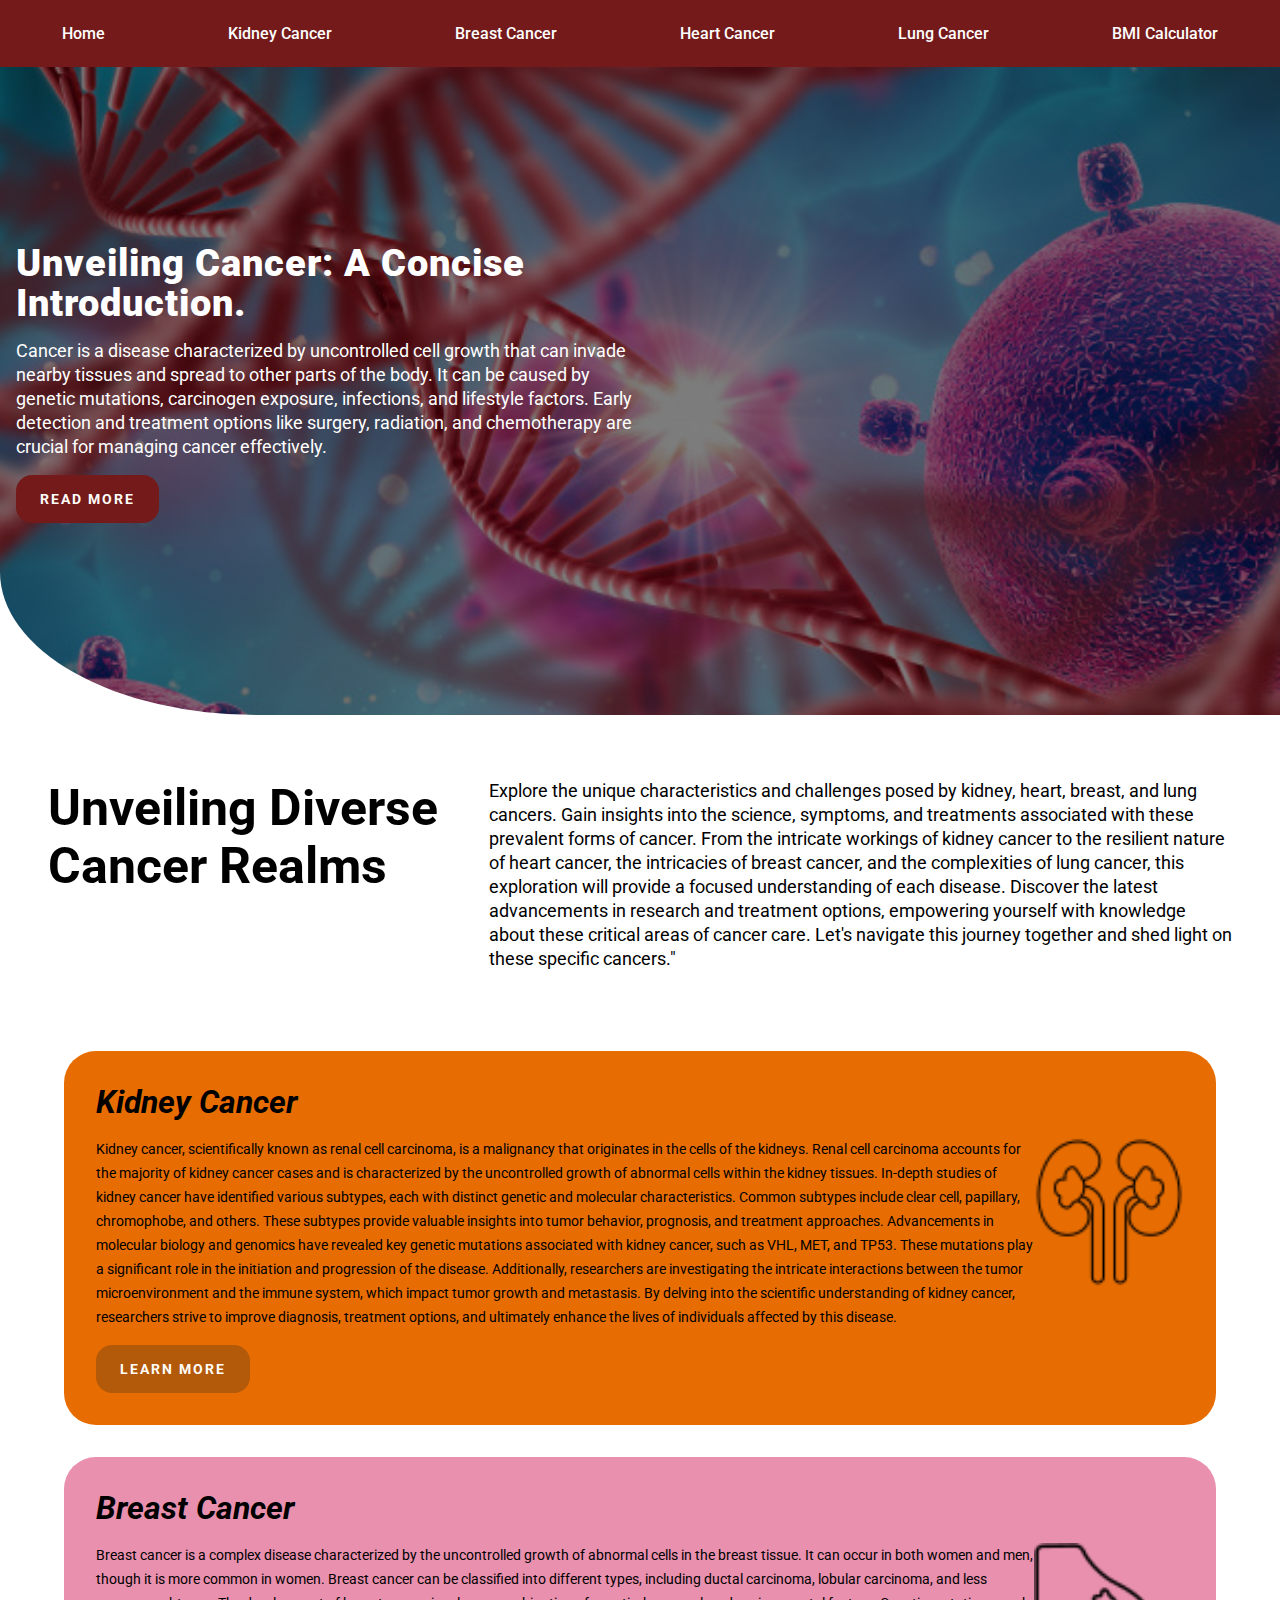
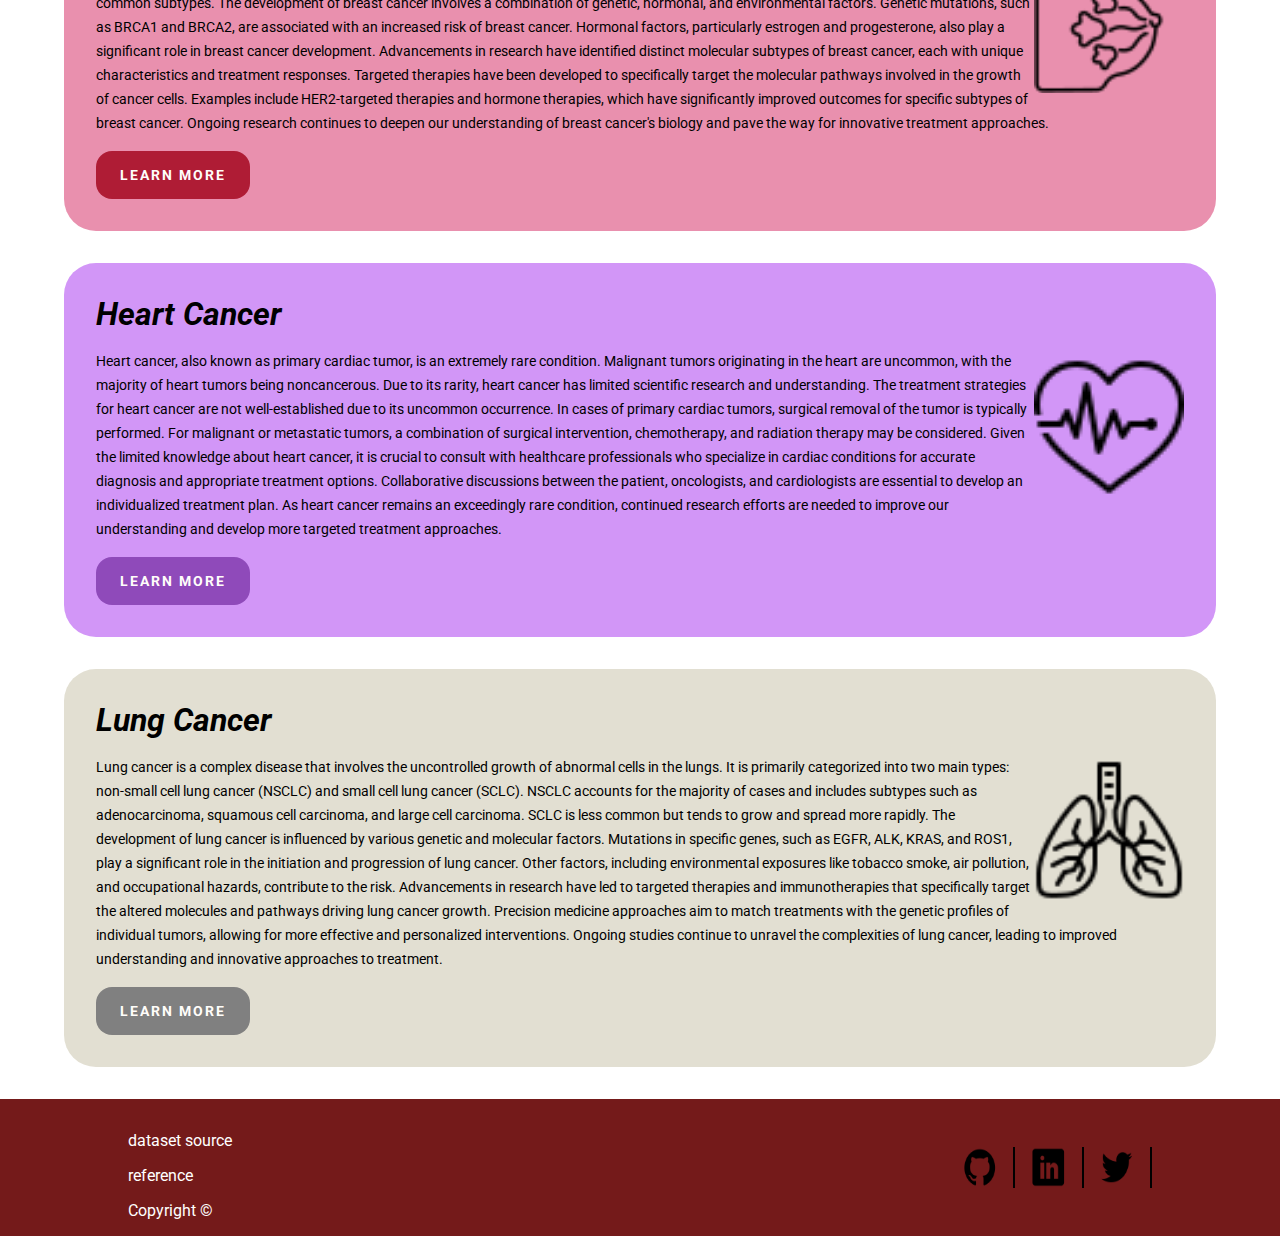
<file: WEB PROJECT/index.html>
<!DOCTYPE html>
<html lang="en">
<head>
    <meta charset="UTF-8">
    <meta http-equiv="X-UA-Compatible" content="IE=edge">
    <meta name="viewport" content="width=device-width, initial-scale=1.0">
    <title>Home Page</title>
    <link rel="icon" href="assets/images/favicon-32x32.png" >
    <link rel="stylesheet" href="style.css">
</head>
<body>
    <header>

        <div id="open" class="icon-container">
            <img alt="open-menu" src="./images/icon-menu.svg">
        </div>
        <nav id="navbar">
            <div class="menu">
                <div class="image-close-container">
                    <img id="close" src="./images/icon-menu-close.svg" alt="close">
                </div>
                <ul class="menu-list">
                    <li class="menu-list-item"><a href="./index.html">Home</a></li>
                    <li class="menu-list-item"><a href="./kidneycancer.html">Kidney cancer</a></li>
                    <li class="menu-list-item"><a href="./breastcancer.html">Breast cancer</a></li>
                    <li class="menu-list-item"><a href="./heartcancer.html">Heart cancer</a></li>
                    <li class="menu-list-item"><a href="./lungcancer.html">Lung cancer</a></li>
                    <li class="menu-list-item"><a href="./bmi.html">BMI Calculator</a></li>
                </ul>
            </div>
        </nav>

        <div class="top-container">
            <h1 class="top-title">
                Unveiling Cancer: A Concise Introduction.
            </h1>
            <div class="top-content">
                <p>
                    Cancer is a disease characterized by uncontrolled cell growth that can invade nearby 
                    tissues and spread to other parts of the body. It can be caused by genetic mutations, 
                    carcinogen exposure, infections, and lifestyle factors. Early detection and treatment 
                    options like surgery, radiation, and chemotherapy are crucial for managing cancer effectively.
                </p>
                <a href="https://www.cancer.org/cancer/understanding-cancer/history-of-cancer.html">READ MORE</a>
            </div>
        </div>
    </header>

        <div class="intro">
            <div class="history">
                <h1>Unveiling Diverse Cancer Realms</h1>
            </div>
            <div class="history-text">
                <p>
                    Explore the unique characteristics and challenges posed by kidney, heart, breast, and lung cancers. 
                    Gain insights into the science, symptoms, and treatments associated with these prevalent forms of cancer. 
                    From the intricate workings of kidney cancer to the resilient nature of heart cancer, the intricacies of breast cancer, and the complexities of lung cancer, this exploration will provide a focused understanding of each disease. Discover the latest advancements in research and treatment options, empowering yourself with knowledge about these critical areas of cancer care. Let's navigate this journey together and shed light on these specific cancers."
                </p>
            </div>
        </div>

    <!--Kidney container start -->
    <main>
        <div class="cell-summary">
            <section class="cell" id="kidney-cell">
                <h1 class="cell-title">Kidney Cancer</h1>
                <div class="cell-container">
                    <div class="cell-image">
                        <img class="ribbon1" src="./images/icons8-kidney-68 (1).png" alt="">
                    </div>
                    <div class="cell-documentation">
                        <p>
                            Kidney cancer, scientifically known as renal cell carcinoma, is a malignancy that 
                            originates in the cells of the kidneys. Renal cell carcinoma accounts for the majority of 
                            kidney cancer cases and is characterized by the uncontrolled growth of abnormal cells within 
                            the kidney tissues. In-depth studies of kidney cancer have identified various subtypes, each 
                            with distinct genetic and molecular characteristics. Common subtypes include clear cell, papillary, 
                            chromophobe, and others. These subtypes provide valuable insights into tumor behavior, prognosis, 
                            and treatment approaches. Advancements in molecular biology and genomics have revealed key genetic 
                            mutations associated with kidney cancer, such as VHL, MET, and TP53. These mutations play a significant 
                            role in the initiation and progression of the disease. Additionally, researchers are investigating the 
                            intricate interactions between the tumor microenvironment and the immune system, which impact tumor growth 
                            and metastasis. By delving into the scientific understanding of kidney cancer, researchers strive to improve 
                            diagnosis, treatment options, and ultimately enhance the lives of individuals affected by this disease.
                        </p>
                    </div>
                    <div class="kidney-link">
                        <a href="./kidneycancer.html"> LEARN MORE</a>
                    </div>
                </div>
            </section>
        <!-- Kidney container stop -->

         <!-- Breast container start -->
            <section class="cell" id="breast-cell">
                <h1 class="cell-title">Breast Cancer</h1>
                <div class="cell-container">
                    <div class="cell-image">
                        <img class="ribbon1" src="./images/icons8-breast-64.png" alt="">
                    </div>
                    <div class="cell-documentation">
                        <p>
                            Breast cancer is a complex disease characterized by the uncontrolled growth of abnormal cells in the breast 
                            tissue. It can occur in both women and men, though it is more common in women. Breast cancer can be classified 
                            into different types, including ductal carcinoma, lobular carcinoma, and less common subtypes. The development 
                            of breast cancer involves a combination of genetic, hormonal, and environmental factors. Genetic mutations, 
                            such as BRCA1 and BRCA2, are associated with an increased risk of breast cancer. Hormonal factors, particularly 
                            estrogen and progesterone, also play a significant role in breast cancer development. Advancements in research 
                            have identified distinct molecular subtypes of breast cancer, each with unique characteristics and treatment responses. 
                            Targeted therapies have been developed to specifically target the molecular pathways involved in the growth of cancer 
                            cells. Examples include HER2-targeted therapies and hormone therapies, which have significantly improved outcomes for 
                            specific subtypes of breast cancer. Ongoing research continues to deepen our understanding of breast cancer's biology 
                            and pave the way for innovative treatment approaches.
                        </p>
                    </div>
                    <div class="breast-link">
                        <a href="./breastcancer.html"> LEARN MORE</a>
                    </div>
                </div>
            </section>
        </div>
        <!-- Breast container stop -->

         <!-- Heart container start -->
        <div class="cell-summary">
            <section class="cell" id="heart-cell">
                <h1 class="cell-title">Heart Cancer</h1>
                <div class="cell-container">
                    <div class="cell-image">
                        <img class="ribbon1" src="./images/icons8-heartbeat-50.png" alt="">
                    </div>
                    <div class="cell-documentation">
                        <p>
                            Heart cancer, also known as primary cardiac tumor, is an extremely rare condition. Malignant tumors 
                            originating in the heart are uncommon, with the majority of heart tumors being noncancerous. Due to 
                            its rarity, heart cancer has limited scientific research and understanding. The treatment strategies 
                            for heart cancer are not well-established due to its uncommon occurrence. In cases of primary cardiac 
                            tumors, surgical removal of the tumor is typically performed. For malignant or metastatic tumors, a 
                            combination of surgical intervention, chemotherapy, and radiation therapy may be considered. Given the 
                            limited knowledge about heart cancer, it is crucial to consult with healthcare professionals who 
                            specialize in cardiac conditions for accurate diagnosis and appropriate treatment options. 
                            Collaborative discussions between the patient, oncologists, and cardiologists are essential to develop 
                            an individualized treatment plan. As heart cancer remains an exceedingly rare condition, continued 
                            research efforts are needed to improve our understanding and develop more targeted treatment approaches.
                        </p>
                    </div>
                    <div class="heart-link">
                        <a href="./heartcancer.html"> LEARN MORE</a>
                    </div>
                </div>
            </section>
        <!-- Heart container stop -->

        <!-- Lung container start -->
            <section class="cell" id="lung-cell">
                <h1 class="cell-title">Lung Cancer</h1>
                <div class="cell-container">
                    <div class="cell-image">
                        <img class="ribbon1" src="./images/icons8-lung-64.png" alt="">
                    </div>
                    <div class="cell-documentation">
                        <p>
                            Lung cancer is a complex disease that involves the uncontrolled growth of abnormal cells in the lungs. 
                            It is primarily categorized into two main types: non-small cell lung cancer (NSCLC) and small cell 
                            lung cancer (SCLC). NSCLC accounts for the majority of cases and includes subtypes such as adenocarcinoma, 
                            squamous cell carcinoma, and large cell carcinoma. SCLC is less common but tends to grow and spread more 
                            rapidly. The development of lung cancer is influenced by various genetic and molecular factors. Mutations 
                            in specific genes, such as EGFR, ALK, KRAS, and ROS1, play a significant role in the initiation and progression 
                            of lung cancer. Other factors, including environmental exposures like tobacco smoke, air pollution, and occupational 
                            hazards, contribute to the risk. Advancements in research have led to targeted therapies and immunotherapies that 
                            specifically target the altered molecules and pathways driving lung cancer growth. Precision medicine approaches 
                            aim to match treatments with the genetic profiles of individual tumors, allowing for more effective and 
                            personalized interventions. Ongoing studies continue to unravel the complexities of lung cancer, leading to 
                            improved understanding and innovative approaches to treatment.

                        </p>
                    </div>
                    <div class="lung-link">
                        <a href="./lungcancer.html"> LEARN MORE</a>
                    </div>
                </div>
            </section>
        </div>
        <!-- Lung container stop -->


        <!-- Footer starts -->
        <footer>
            <ul class="footer-list">
                <li class="footer-list-item"><a href="#">dataset source</a></li>
                <li class="footer-list-item"><a href="#">reference</a></li>
                <li class="footer-list-item"><a href="#">Copyright &copy;</a></li>
            </ul>
            <div class="footer-image">
                <a href="https://github.com/Bolutifee"><img src="./images/github-icon.png" alt=""></a>
                <a href="https://www.linkedin.com/in/idowu-bolutife-14a827254"><img src="./images/linkedin-square-icon.png" alt=""></a>
                <a href="https://twitter.com/thegodlychild?t=OJ7hBy6EZRZqWyIvghOj5Q&s=08"><img src="./images/twitter-icon.png" alt=""></a>
            </div>
        </footer>
        <!-- Footer stops -->

        
    </main>

    <script>
        let open = document.getElementById('open');
        let close = document.getElementById('close');
        let navbar = document.getElementById('navbar');

        open.addEventListener('click', function() {
            navbar.classList.add('show');
        });

        close.addEventListener('click', function() {
            navbar.classList.remove('show');
        });

    </script>
</body>
</html>
</file>
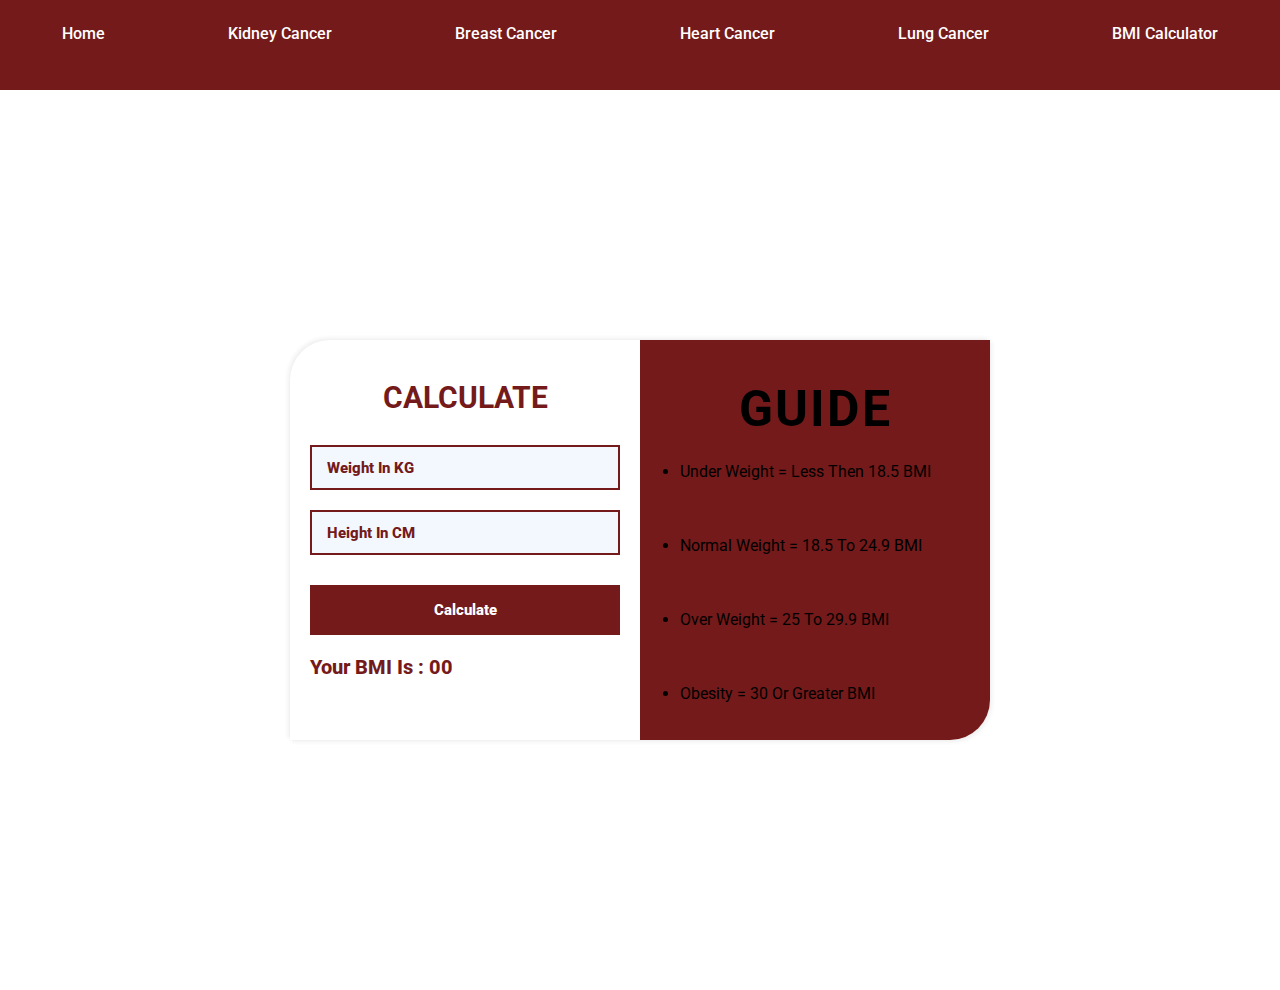
<file: WEB PROJECT/bmi.html>
<!DOCTYPE html>
<html lang="en">
<head>
    <meta charset="UTF-8">
    <meta name="viewport" content="width=device-width, initial-scale=1.0">
    <title>BMI Calculator</title>
    <link rel="stylesheet" href="./style.css">
</head>
<body>

    <div id="open" class="icon-container">
        <img alt="open-menu" src="./images/icon-menu.svg">
    </div>
    <nav id="navbar">
        <div class="menu">
            <div class="image-close-container">
                <img id="close" src="./images/icon-menu-close.svg" alt="close">
            </div>
            <ul class="menu-list">
                <li class="menu-list-item"><a href="./index.html">Home</a></li>
                <li class="menu-list-item"><a href="./kidneycancer.html">Kidney cancer</a></li>
                <li class="menu-list-item"><a href="./breastcancer.html">Breast cancer</a></li>
                <li class="menu-list-item"><a href="./heartcancer.html">Heart cancer</a></li>
                <li class="menu-list-item"><a href="./lungcancer.html">Lung cancer</a></li>
                <li class="menu-list-item"><a href="./bmi.html">BMI Calculator</a></li>
            </ul>
        </div>
    </nav>

    <div class="bmi-body">
    <div id="container">
        <div id="calculator">
            <h2>CALCULATE</h2>
            <input type="text" name="bmi" id="weight" placeholder="Weight In KG">
            <input type="text" name="bmi" id="height" placeholder="Height In CM">
            <input type="submit" value="Calculate" id="calculate">
            <div id="yourBMI">Your BMI Is : <span>00</span></div>
        </div>
        <div id="guide">
            <h2>GUIDE</h2>
            <ul>
                <li>Under Weight = Less Then 18.5 BMI</li>
                <li>Normal Weight = 18.5 To 24.9 BMI</li>
                <li>Over Weight = 25 To 29.9 BMI</li>
                <li>Obesity = 30 Or Greater BMI</li>
            </ul>
        </div>
    </div>
    <script>
        const height = document.querySelector("#height");
    const weight = document.querySelector("#weight");
    const calculate = document.querySelector("#calculate");
    const yourBMI = document.querySelector("#yourBMI");

    calculate.addEventListener("click" , ()=>{
    //BMI = Body Mass Index
    //m = Mass Means Weight (KG)
    //h = Height (CM)
    //Formula = B = m/h²
    
    
    if(height.value != "" && weight.value != ""){
        let bmiValue = weight.value / (height.value * height.value) * 10000;
        yourBMI.innerHTML = `Your BMI Is : <span> ${bmiValue.toFixed(2)} </span>`
    }
    else
        {
            yourBMI.innerHTML = `Please Enter Correct Value`;
        }
});

    let open = document.getElementById('open');
        let close = document.getElementById('close');
        let navbar = document.getElementById('navbar');

        open.addEventListener('click', function() {
            navbar.classList.add('show');
        });

        close.addEventListener('click', function() {
            navbar.classList.remove('show');
        });

    </script>
    </div>
</body>
</html>
</file>
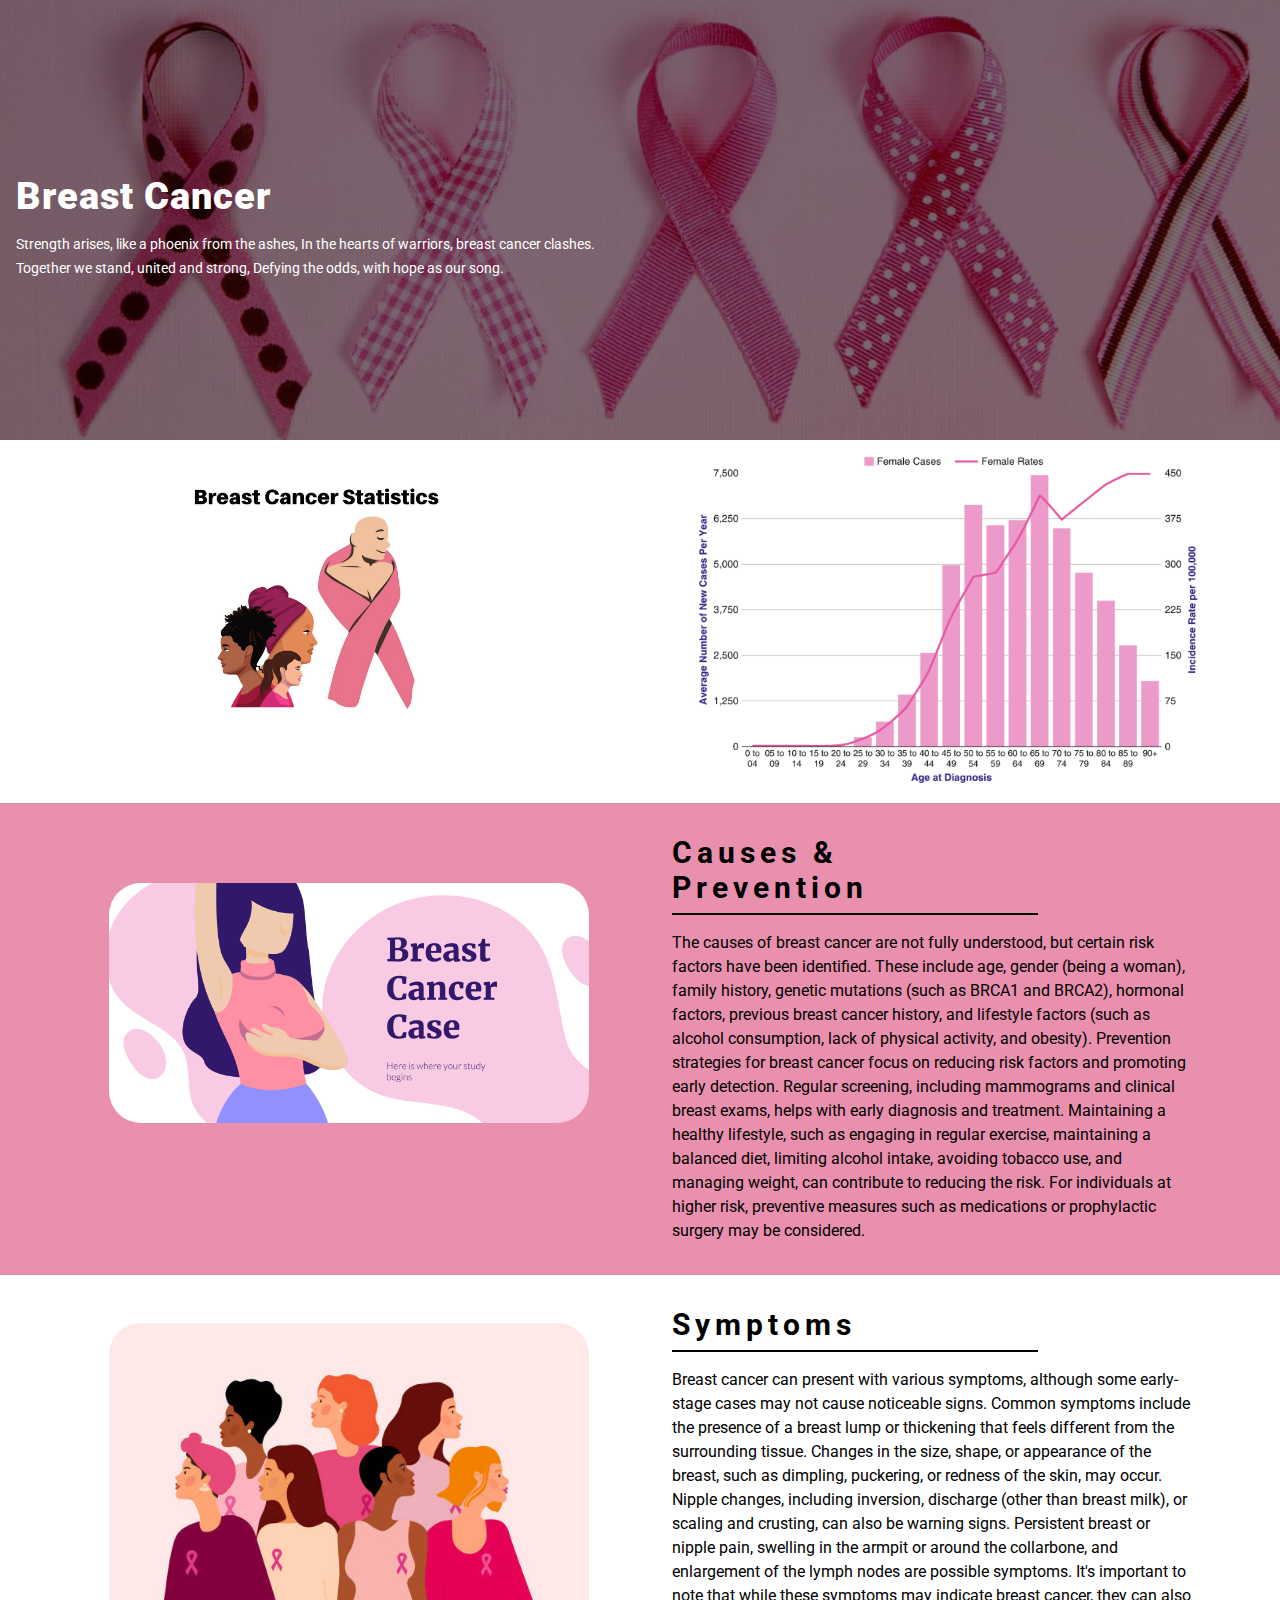
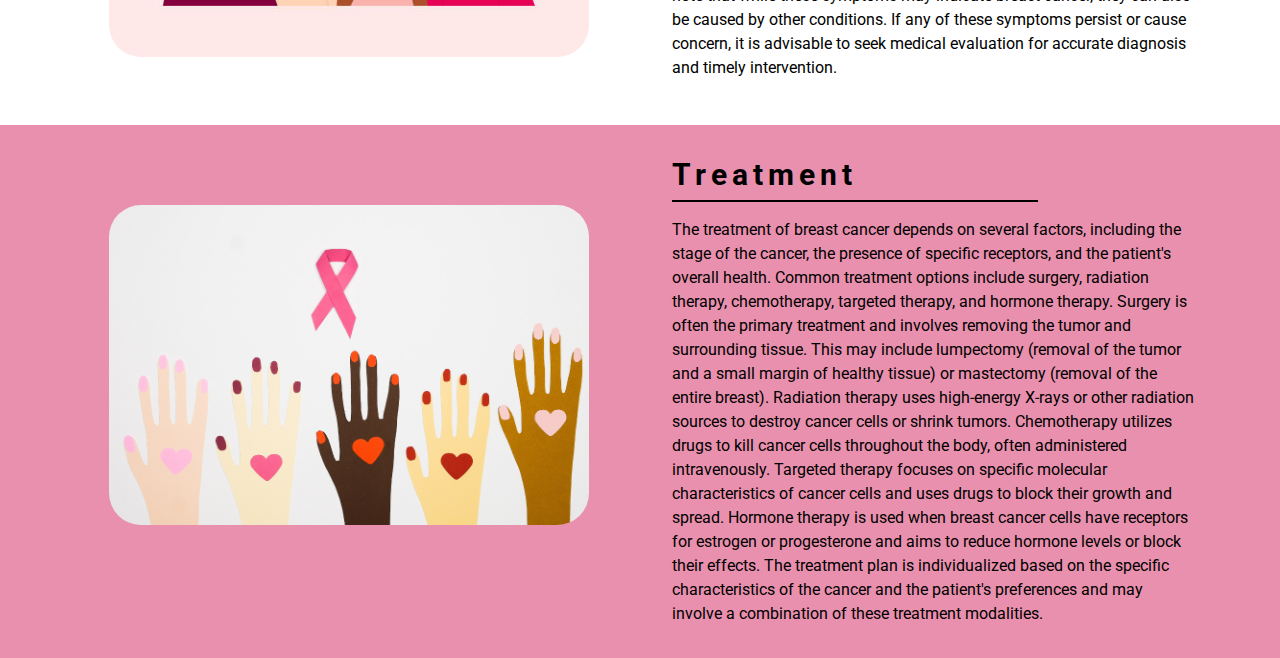
<file: WEB PROJECT/breastcancer.html>
<!DOCTYPE html>
<html lang="en">
<head>
    <meta charset="UTF-8">
    <meta name="viewport" content="width=device-width, initial-scale=1.0">
    <link rel="stylesheet" href="style.css">
    <title>Breast cancer</title>
</head>
<body>
    <div class="cancer-body">

        <div class="focus-container" id="breast">
            <h1 class="focus-title">
                Breast Cancer
            </h1>
            <div class="focus-content">
                <p>
                    Strength arises, like a phoenix from the ashes, In the hearts of warriors, breast cancer clashes. 
                    Together we stand, united and strong, Defying the odds, with hope as our song.
                </p>
            </div>
        </div>

        <div class="statistics-container">
            <div class="statistics-image">
                <img src="./images/Breast-Cancer-statistics.webp" alt="">
            </div>
            <div class="statistics-image">
                <img src="./images/Breast-Cancer-Statistics.png" alt="">
            </div>
        </div>

        <div class="prevention-container" id="breast-cell">
            <div class="prevention-image">
                <img src="./images/breast-cancer-png-800x400.png" alt="">
            </div>
            <div class="prevention-body">
                <h2>Causes & Prevention</h2>
                <p>
                    The causes of breast cancer are not fully understood, but certain risk factors have been identified. 
                    These include age, gender (being a woman), family history, genetic mutations (such as BRCA1 and BRCA2), 
                    hormonal factors, previous breast cancer history, and lifestyle factors (such as alcohol consumption, lack 
                    of physical activity, and obesity). Prevention strategies for breast cancer focus on reducing risk factors 
                    and promoting early detection. Regular screening, including mammograms and clinical breast exams, helps with 
                    early diagnosis and treatment. Maintaining a healthy lifestyle, such as engaging in regular exercise, maintaining 
                    a balanced diet, limiting alcohol intake, avoiding tobacco use, and managing weight, can contribute to reducing the 
                    risk. For individuals at higher risk, preventive measures such as medications or prophylactic surgery may be considered.
                </p>
            </div>
        </div>

        <div class="symptoms-container">
            <div class="symptoms-image">
                <img src="./images/istockphoto-1383621084-612x612.jpg" alt="">
            </div>
            <div class="symptoms-body">
                <h2>Symptoms</h2>
                <p>
                    Breast cancer can present with various symptoms, although some early-stage cases may not 
                    cause noticeable signs. Common symptoms include the presence of a breast lump or thickening 
                    that feels different from the surrounding tissue. Changes in the size, shape, or appearance 
                    of the breast, such as dimpling, puckering, or redness of the skin, may occur. Nipple changes, 
                    including inversion, discharge (other than breast milk), or scaling and crusting, can also be 
                    warning signs. Persistent breast or nipple pain, swelling in the armpit or around the collarbone, 
                    and enlargement of the lymph nodes are possible symptoms. It's important to note that while these 
                    symptoms may indicate breast cancer, they can also be caused by other conditions. If any of these 
                    symptoms persist or cause concern, it is advisable to seek medical evaluation for accurate diagnosis 
                    and timely intervention.
                </p>
            </div>
        </div>

        <div class="treatment-container" id="breast-cell">
            <div class="treatment-image">
                <img src="./images/Untitled-design-14.png" alt="" style="margin-top: 2rem;">
            </div>
            <div class="treatment-body">
                <h2>Treatment</h2>
                <p>
                    The treatment of breast cancer depends on several factors, including the stage of the cancer, the 
                    presence of specific receptors, and the patient's overall health. Common treatment options include 
                    surgery, radiation therapy, chemotherapy, targeted therapy, and hormone therapy. Surgery is often 
                    the primary treatment and involves removing the tumor and surrounding tissue. This may include 
                    lumpectomy (removal of the tumor and a small margin of healthy tissue) or mastectomy (removal of the entire breast). 
                    Radiation therapy uses high-energy X-rays or other radiation sources to destroy cancer cells or shrink tumors. 
                    Chemotherapy utilizes drugs to kill cancer cells throughout the body, often administered intravenously. 
                    Targeted therapy focuses on specific molecular characteristics of cancer cells and uses drugs to block their 
                    growth and spread. Hormone therapy is used when breast cancer cells have receptors for estrogen or progesterone 
                    and aims to reduce hormone levels or block their effects. The treatment plan is individualized based on the specific 
                    characteristics of the cancer and the patient's preferences and may involve a combination of these treatment modalities.
                </p>
            </div>
        </div>

    </div>

    <!-- Footer starts -->
    <!-- <footer>
        <ul class="footer-list">
            <li class="footer-list-item"><a href="#">dataset source</a></li>
            <li class="footer-list-item"><a href="#">reference</a></li>
            <li class="footer-list-item"><a href="#">Copyright &copy;</a></li>
        </ul>
        <div class="footer-image">
            <a href="https://github.com/Bolutifee"><img src="./images/github-icon.png" alt=""></a>
            <a href="https://www.linkedin.com/in/idowu-bolutife-14a827254"><img src="./images/linkedin-square-icon.png" alt=""></a>
            <a href="https://twitter.com/thegodlychild?t=OJ7hBy6EZRZqWyIvghOj5Q&s=08"><img src="./images/twitter-icon.png" alt=""></a>
        </div>
    </footer> -->
    <!-- Footer stops -->

    
</body>
</html>
</file>
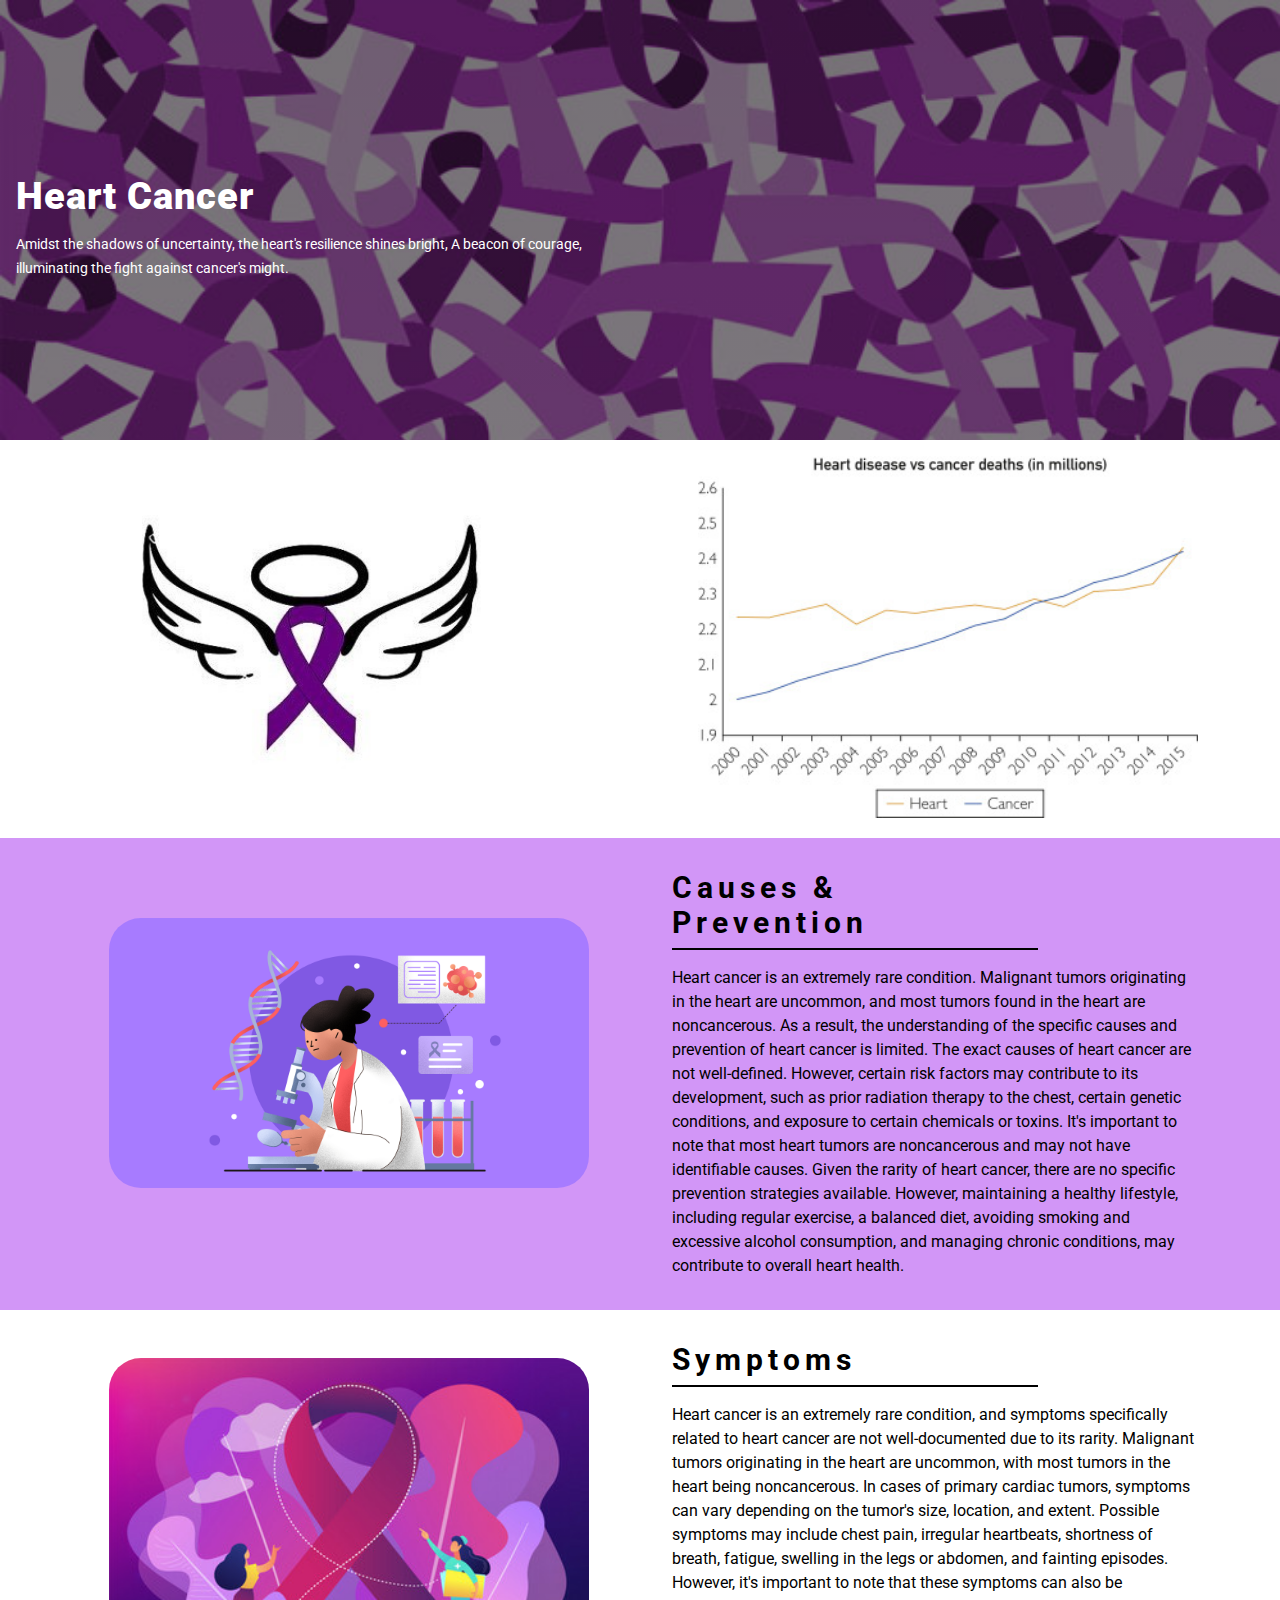
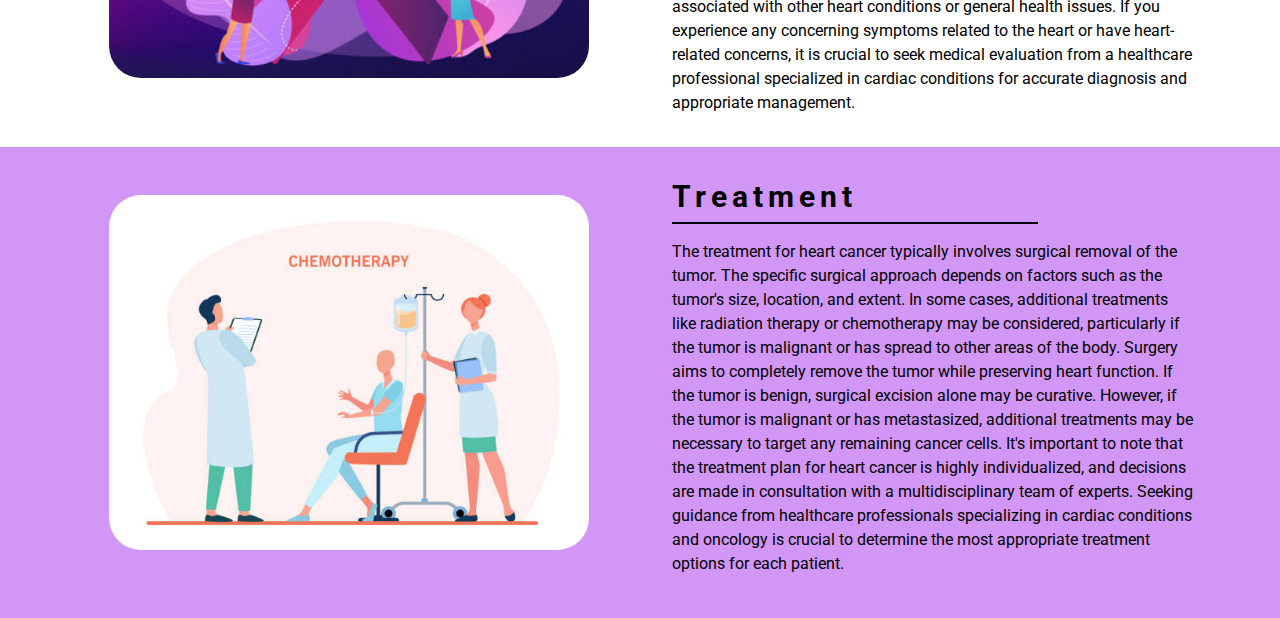
<file: WEB PROJECT/heartcancer.html>
<!DOCTYPE html>
<html lang="en">
<head>
    <meta charset="UTF-8">
    <meta name="viewport" content="width=device-width, initial-scale=1.0">
    <link rel="stylesheet" href="style.css">
    <title>Heart cancer</title>
</head>
<body>
    <div class="cancer-body">

        <div class="focus-container" id="heart">
            <h1 class="focus-title">
                Heart Cancer
            </h1>
            <div class="focus-content">
                <p>
                    Amidst the shadows of uncertainty, the heart's resilience shines bright, 
                    A beacon of courage, illuminating the fight against cancer's might.
                </p>
            </div>
        </div>
        
        <div class="statistics-container">
            <div class="statistics-image">
                <img src="./images/heart-c.jpg" alt="">
            </div>
            <div class="statistics-image">
                <img src="./images/heart stats.jpg" alt="">
            </div>
        </div>

        <div class="prevention-container" id="heart-cell">
            <div class="prevention-image">
                <img src="./images/cancer-featured.webp" alt="">
            </div>
            <div class="prevention-body">
                <h2>Causes & Prevention</h2>
                <p>
                    Heart cancer is an extremely rare condition. Malignant tumors originating in the heart are uncommon, 
                    and most tumors found in the heart are noncancerous. As a result, the understanding of the specific 
                    causes and prevention of heart cancer is limited. The exact causes of heart cancer are not well-defined. 
                    However, certain risk factors may contribute to its development, such as prior radiation therapy to the 
                    chest, certain genetic conditions, and exposure to certain chemicals or toxins. It's important to note that 
                    most heart tumors are noncancerous and may not have identifiable causes. Given the rarity of heart cancer, 
                    there are no specific prevention strategies available. However, maintaining a healthy lifestyle, including 
                    regular exercise, a balanced diet, avoiding smoking and excessive alcohol consumption, and managing chronic 
                    conditions, may contribute to overall heart health.
                </p>
            </div>
        </div>

        <div class="symptoms-container">
            <div class="symptoms-image">
                <img src="./images/heart-cancer-concept-vector.jpg" alt="">
            </div>
            <div class="symptoms-body">
                <h2>Symptoms</h2>
                <p>
                    Heart cancer is an extremely rare condition, and symptoms specifically related to heart cancer 
                    are not well-documented due to its rarity. Malignant tumors originating in the heart are uncommon, 
                    with most tumors in the heart being noncancerous. In cases of primary cardiac tumors, symptoms can 
                    vary depending on the tumor's size, location, and extent. Possible symptoms may include chest pain, 
                    irregular heartbeats, shortness of breath, fatigue, swelling in the legs or abdomen, and fainting 
                    episodes. However, it's important to note that these symptoms can also be associated with other heart 
                    conditions or general health issues. If you experience any concerning symptoms related to the heart or 
                    have heart-related concerns, it is crucial to seek medical evaluation from a healthcare professional 
                    specialized in cardiac conditions for accurate diagnosis and appropriate management.
                </p>
            </div>
        </div>

        <div class="treatment-container" id="heart-cell">
            <div class="treatment-image">
                <img src="./images/istockphoto-1314812205-612x612.jpg" alt="">
            </div>
            <div class="treatment-body">
                <h2>Treatment</h2>
                <p>
                    The treatment for heart cancer typically involves surgical removal of the tumor. The specific surgical approach 
                    depends on factors such as the tumor's size, location, and extent. In some cases, additional treatments like radiation 
                    therapy or chemotherapy may be considered, particularly if the tumor is malignant or has spread to other areas of the body. 
                    Surgery aims to completely remove the tumor while preserving heart function. If the tumor is benign, surgical excision alone 
                    may be curative. However, if the tumor is malignant or has metastasized, additional treatments may be necessary to target any 
                    remaining cancer cells. It's important to note that the treatment plan for heart cancer is highly individualized, and decisions 
                    are made in consultation with a multidisciplinary team of experts. Seeking guidance from healthcare professionals specializing 
                    in cardiac conditions and oncology is crucial to determine the most appropriate treatment options for each patient.
                </p>
            </div>
        </div>
    </div>

    <!-- Footer starts -->
    <!-- <footer>
        <ul class="footer-list">
            <li class="footer-list-item"><a href="#">dataset source</a></li>
            <li class="footer-list-item"><a href="#">reference</a></li>
            <li class="footer-list-item"><a href="#">Copyright &copy;</a></li>
        </ul>
        <div class="footer-image">
            <a href="https://github.com/Bolutifee"><img src="./images/github-icon.png" alt=""></a>
            <a href="https://www.linkedin.com/in/idowu-bolutife-14a827254"><img src="./images/linkedin-square-icon.png" alt=""></a>
            <a href="https://twitter.com/thegodlychild?t=OJ7hBy6EZRZqWyIvghOj5Q&s=08"><img src="./images/twitter-icon.png" alt=""></a>
        </div>
    </footer> -->
    <!-- Footer stops -->
    
</body>
</html>
</file>
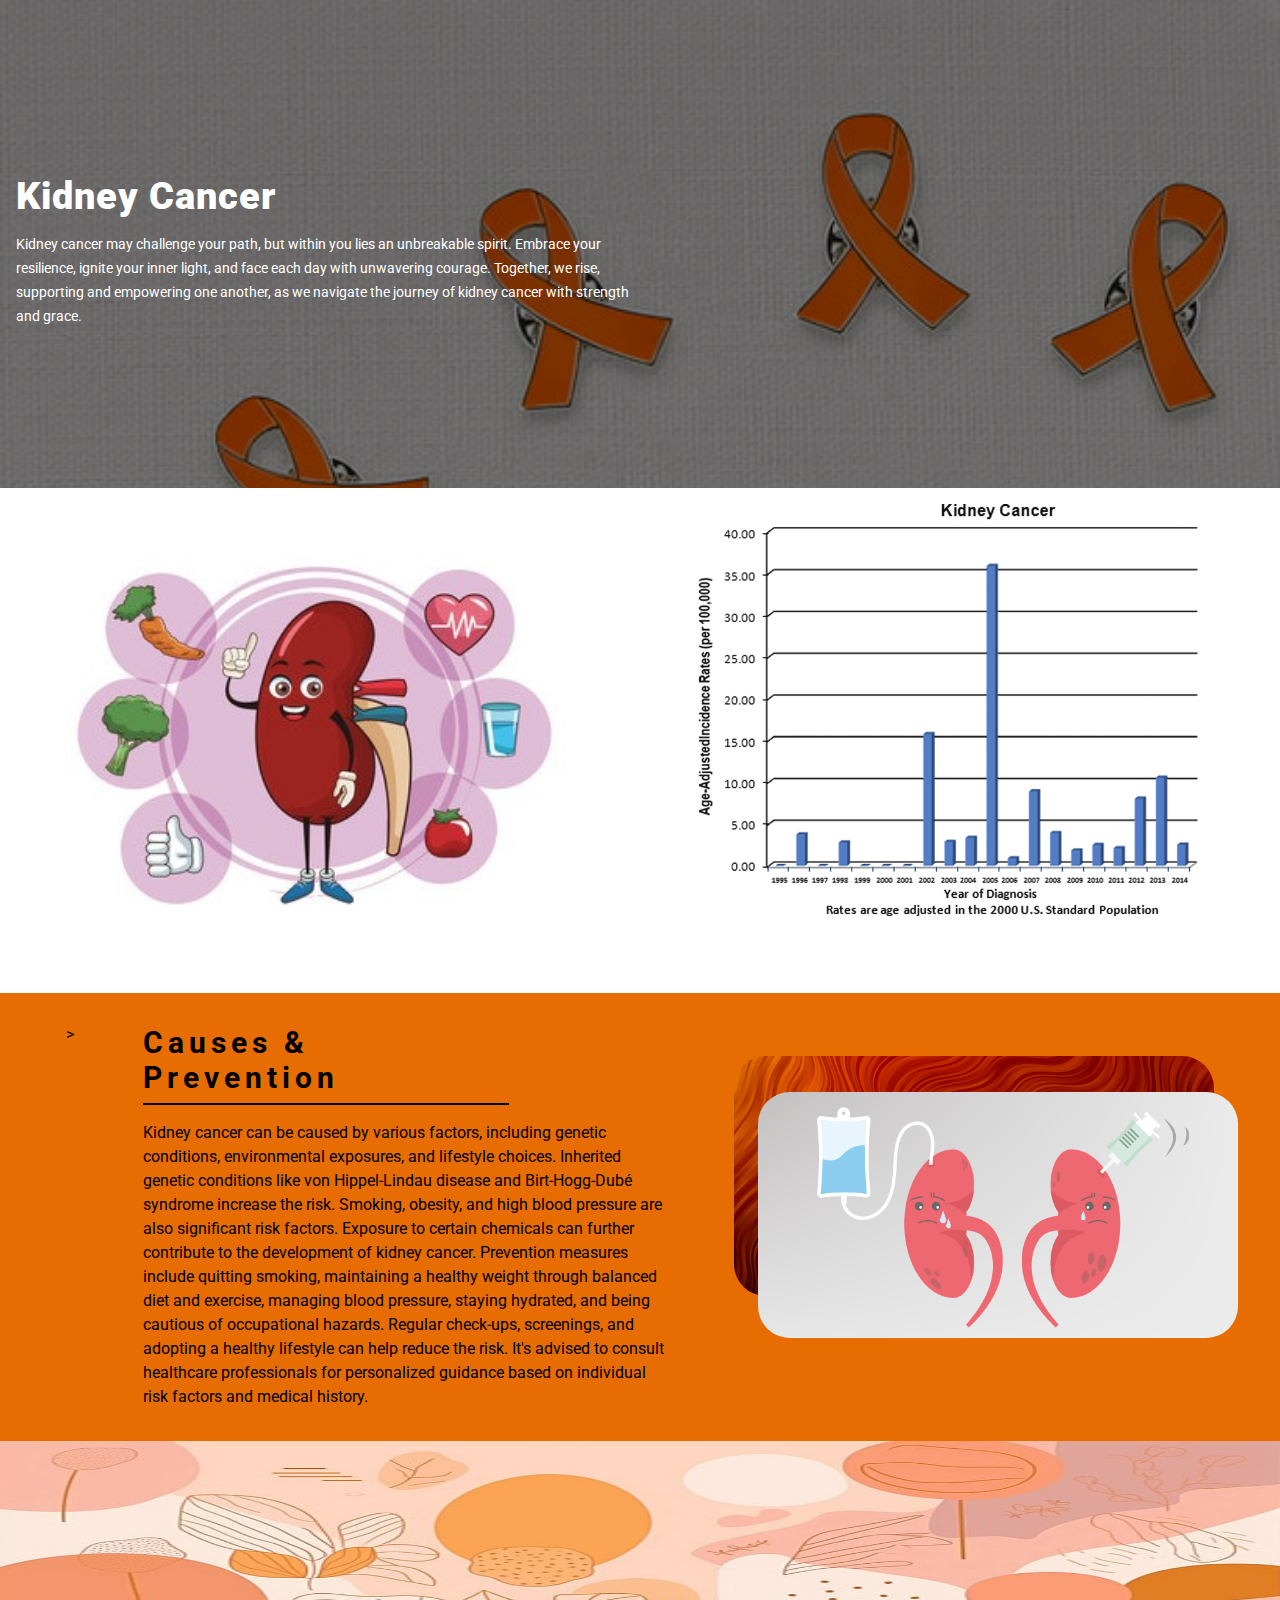
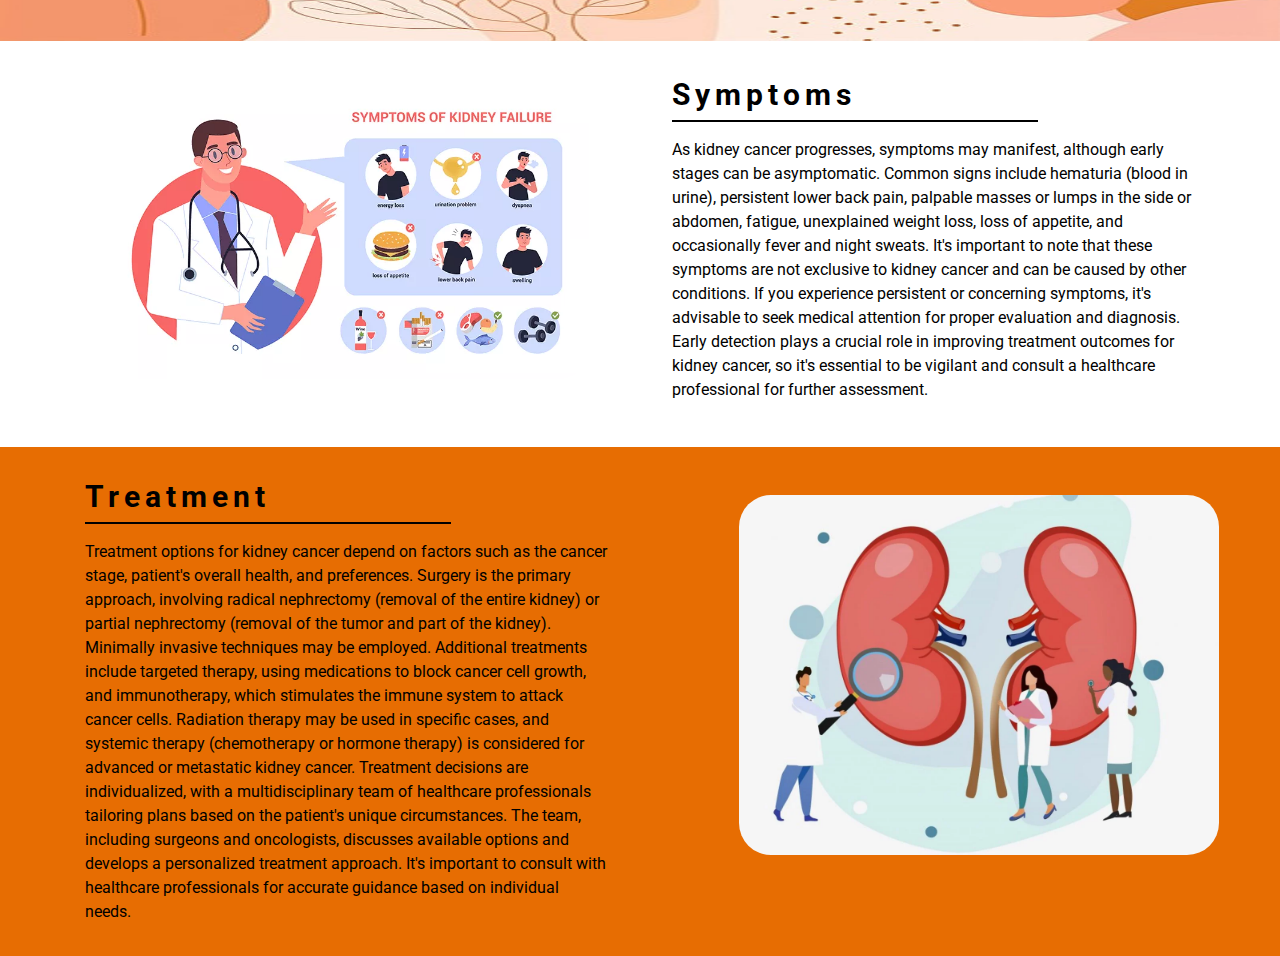
<file: WEB PROJECT/kidneycancer.html>
<!DOCTYPE html>
<html lang="en">
<head>
    <meta charset="UTF-8">
    <meta name="viewport" content="width=device-width, initial-scale=1.0">
    <link rel="stylesheet" href="style.css">
    <title>Kidney cancer</title>
</head>
<body>
    <div class="cancer-body">

        <div class="focus-container" id="kidney">
            <h1 class="focus-title">
                Kidney Cancer
            </h1>
            <div class="focus-content">
                <p>
                    Kidney cancer may challenge your path, but within you lies an unbreakable spirit. 
                    Embrace your resilience, ignite your inner light, and face each day with unwavering 
                    courage. Together, we rise, supporting and empowering one another, as we navigate the 
                    journey of kidney cancer with strength and grace.
                </p>
            </div>
        </div>
        
        <div class="statistics-container">
            <div class="statistics-image">
                <img src="./images/kidney cartoon2.jpg" alt="">
            </div>
            <div class="statistics-image">
                <img src="./images/Kidney-cancer-age-adjusted-incidence-rates.png" alt="">
            </div>
        </div>

        <div class="prevention-container" id="kidney-cell">>
            <div class="prevention-body">
                <h2>Causes & Prevention</h2>
                <p>
                    Kidney cancer can be caused by various factors, including genetic conditions, environmental exposures, 
                    and lifestyle choices. Inherited genetic conditions like von Hippel-Lindau disease and Birt-Hogg-Dubé 
                    syndrome increase the risk. Smoking, obesity, and high blood pressure are also significant risk factors. 
                    Exposure to certain chemicals can further contribute to the development of kidney cancer. Prevention measures 
                    include quitting smoking, maintaining a healthy weight through balanced diet and exercise, managing blood pressure, 
                    staying hydrated, and being cautious of occupational hazards. Regular check-ups, screenings, and adopting a healthy 
                    lifestyle can help reduce the risk. It's advised to consult healthcare professionals for personalized guidance 
                    based on individual risk factors and medical history.
                </p>
            </div>
            <div class="prevention-image">
                <img src="./images/dark-orange-background-with-curved-lines-vector.jpg" alt="" style="margin: 0rem 0rem -15rem 0 ;">
                <div>
                    <img src="./images/Bildschirmfoto-2021.webp" alt="" >
                </div>
            </div>
        </div>

        <div>
            <img src="./images/aesthetic-orange-aesthetic-mural-image_2476145.jpg" alt="" height="200px" width="100%">
        </div>

        <div class="symptoms-container">
            <div class="symptoms-image">
                <img src="./images/Best-Kindey-Cancer-Specialist-in-Pune.webp" alt="" style="margin-top: -0.5rem;">
            </div>
            <div class="symptoms-body">
                <h2>Symptoms</h2>
                <p>
                    As kidney cancer progresses, symptoms may manifest, although early stages can be asymptomatic. Common signs 
                    include hematuria (blood in urine), persistent lower back pain, palpable masses or lumps in the side or abdomen, 
                    fatigue, unexplained weight loss, loss of appetite, and occasionally fever and night sweats. It's important to 
                    note that these symptoms are not exclusive to kidney cancer and can be caused by other conditions. If you experience 
                    persistent or concerning symptoms, it's advisable to seek medical attention for proper evaluation and diagnosis. 
                    Early detection plays a crucial role in improving treatment outcomes for kidney cancer, so it's essential to be vigilant 
                    and consult a healthcare professional for further assessment.
                </p>
            </div>
        </div>

        <div class="treatment-container" id="kidney-cell">
            <div class="treatment-body">
                <h2>Treatment</h2>
                <p>
                    Treatment options for kidney cancer depend on factors such as the cancer stage, patient's overall health, 
                    and preferences. Surgery is the primary approach, involving radical nephrectomy (removal of the entire kidney) 
                    or partial nephrectomy (removal of the tumor and part of the kidney). Minimally invasive techniques may be 
                    employed. Additional treatments include targeted therapy, using medications to block cancer cell growth, and 
                    immunotherapy, which stimulates the immune system to attack cancer cells. Radiation therapy may be used in 
                    specific cases, and systemic therapy (chemotherapy or hormone therapy) is considered for advanced or metastatic 
                    kidney cancer. Treatment decisions are individualized, with a multidisciplinary team of healthcare professionals 
                    tailoring plans based on the patient's unique circumstances. The team, including surgeons and oncologists, 
                    discusses available options and develops a personalized treatment approach. It's important to consult with 
                    healthcare professionals for accurate guidance based on individual needs.
                </p>
            </div>
            <div class="treatment-image">
                <img src="./images/Kidney-Disease-Day-.webp" alt="">
            </div>
        </div>

    </div>

    <!-- Footer starts -->
    <!-- <footer>
        <ul class="footer-list">
            <li class="footer-list-item"><a href="#">dataset source</a></li>
            <li class="footer-list-item"><a href="#">reference</a></li>
            <li class="footer-list-item"><a href="#">Copyright &copy;</a></li>
        </ul>
        <div class="footer-image">
            <a href="https://github.com/Bolutifee"><img src="./images/github-icon.png" alt=""></a>
            <a href="https://www.linkedin.com/in/idowu-bolutife-14a827254"><img src="./images/linkedin-square-icon.png" alt=""></a>
            <a href="https://twitter.com/thegodlychild?t=OJ7hBy6EZRZqWyIvghOj5Q&s=08"><img src="./images/twitter-icon.png" alt=""></a>
        </div>
    </footer> -->
    <!-- Footer stops -->
    
</body>
</html>
</file>
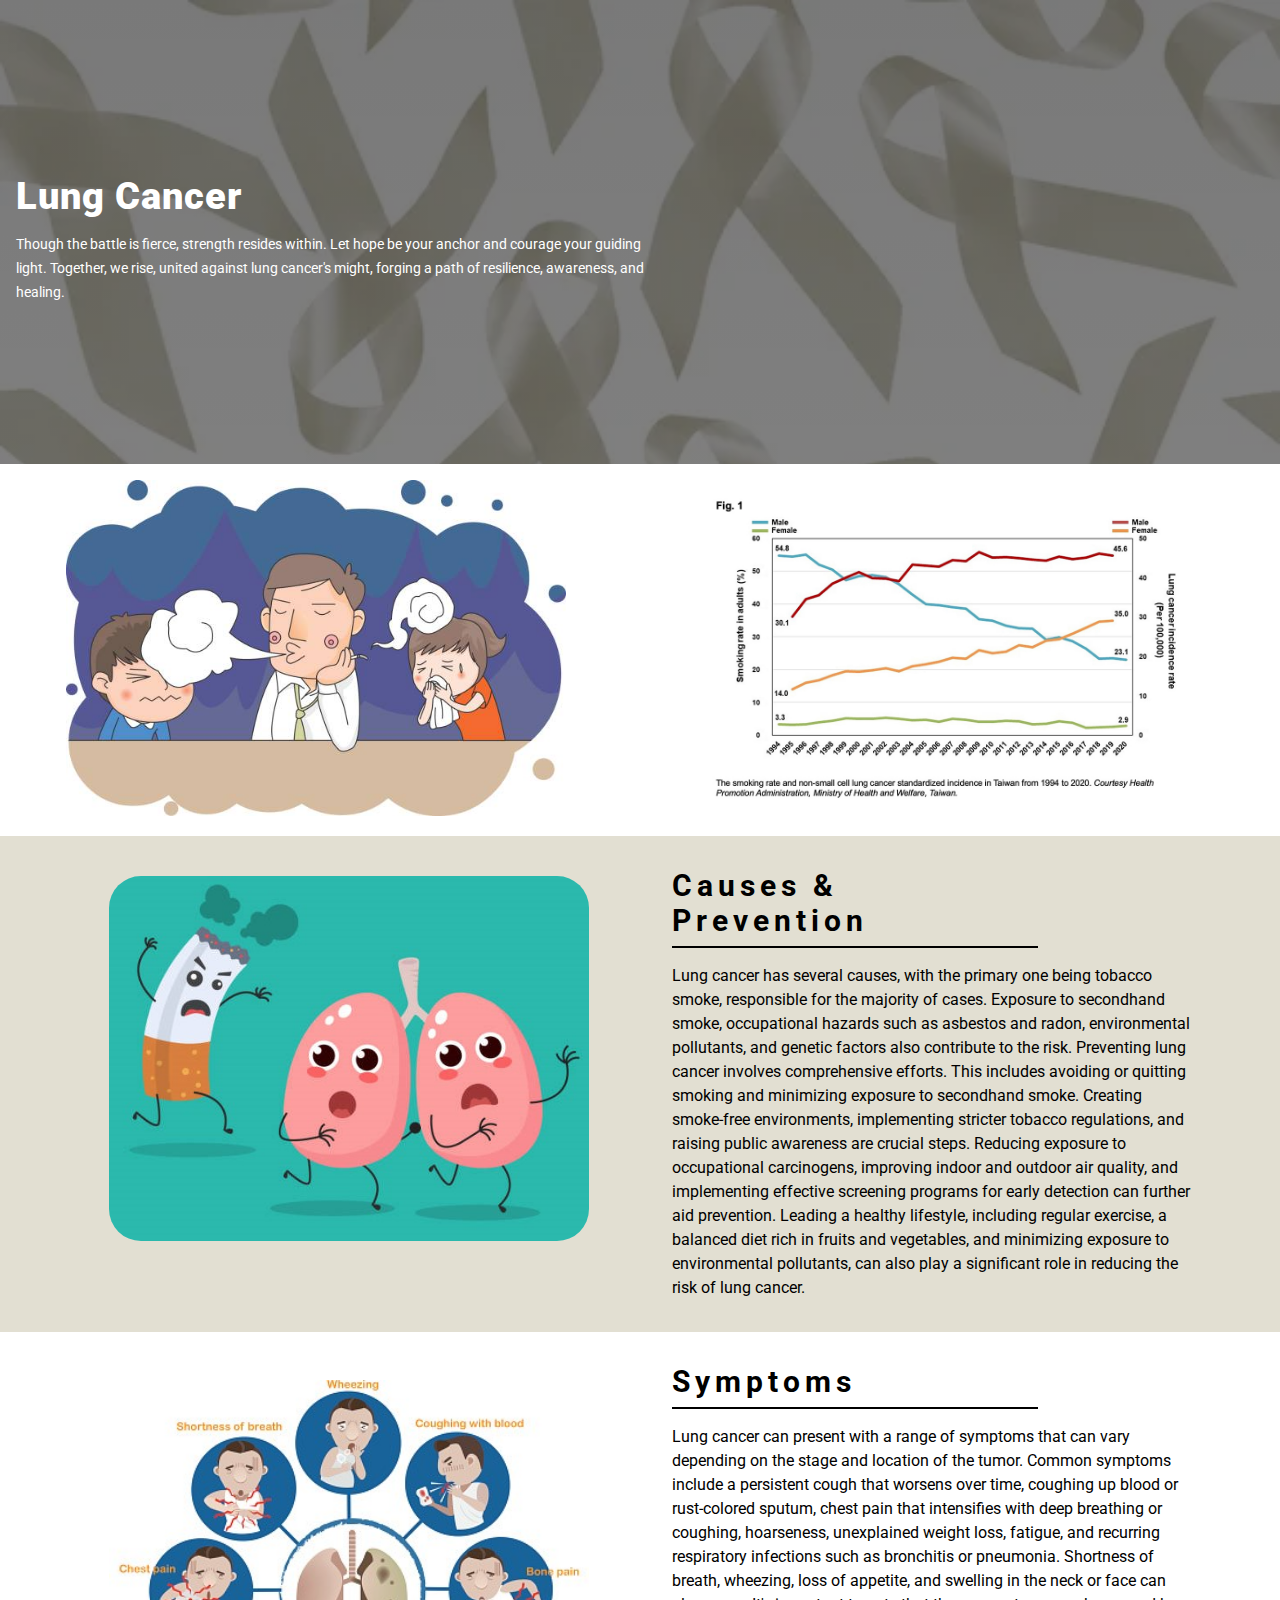
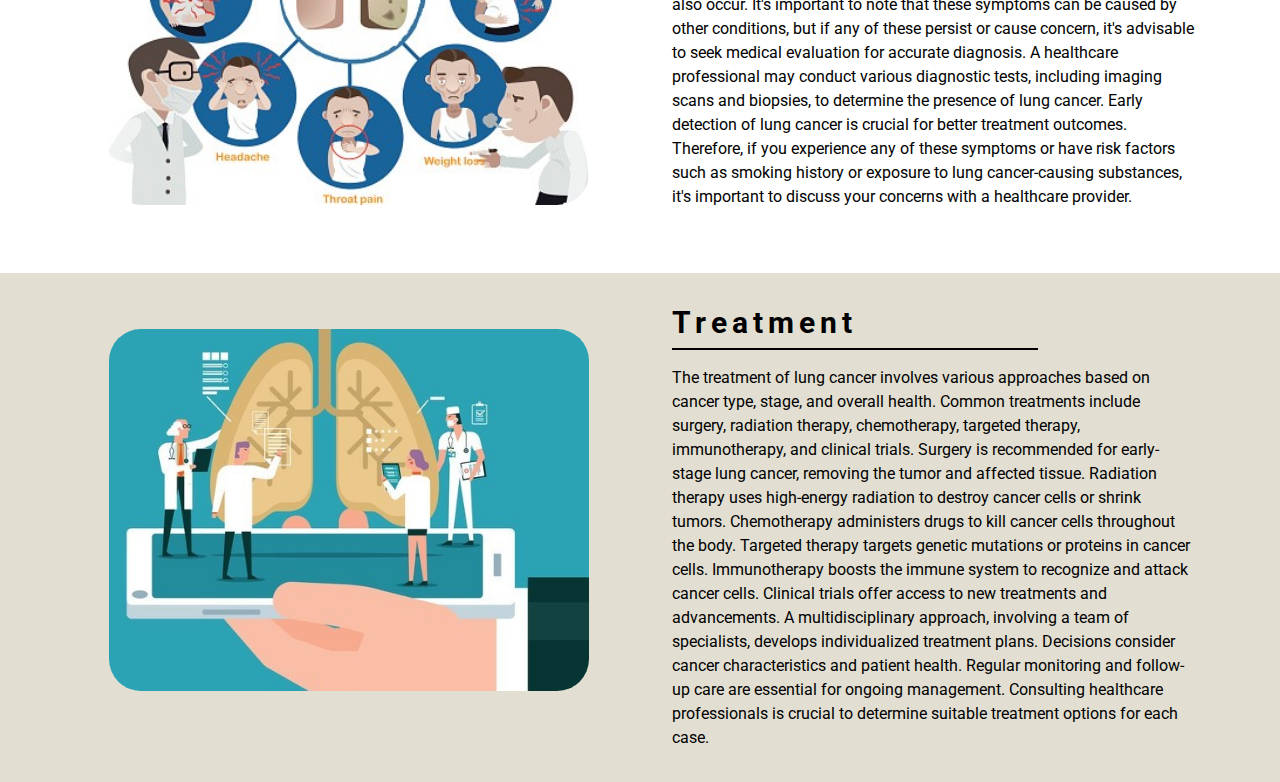
<file: WEB PROJECT/lungcancer.html>
<!DOCTYPE html>
<html lang="en">
<head>
    <meta charset="UTF-8">
    <meta name="viewport" content="width=device-width, initial-scale=1.0">
    <link rel="stylesheet" href="style.css">
    <title>Lungs cancer</title>
</head>
<body>
    <div class="cancer-body">

        <div class="focus-container" id="lung">
            <h1 class="focus-title">
                Lung Cancer
            </h1>
            <div class="focus-content">
                <p>
                    Though the battle is fierce, strength resides within. Let hope be your anchor and 
                    courage your guiding light. Together, we rise, united against lung cancer's might, 
                    forging a path of resilience, awareness, and healing.
                </p>
            </div>
        </div>
        
        <div class="statistics-container">
            <div class="statistics-image">
                <img src="./images/istockphoto-6815.jpg" alt="">
            </div>
            <div class="statistics-image">
                <img src="./images/StageShiftFig1-1080.jpg" alt="">
            </div>
        </div>

        <div class="prevention-container" id="lung-cell">
            <div class="prevention-image">
                <img src="./images/istockphoto-1.jpg" alt="" style="margin-top: -0.5rem;">
            </div>
            <div class="prevention-body">
                <h2>Causes & Prevention</h2>
                <p>
                    Lung cancer has several causes, with the primary one being tobacco smoke, responsible for the majority of cases. Exposure to secondhand smoke, occupational hazards such as asbestos and radon, environmental pollutants, and genetic factors also contribute to the risk. Preventing lung cancer involves comprehensive efforts. This includes avoiding or quitting smoking and minimizing exposure to secondhand smoke. Creating smoke-free environments, implementing stricter tobacco regulations, and raising public awareness are crucial steps. Reducing exposure to occupational carcinogens, improving indoor and outdoor air quality, and implementing effective screening programs for early detection can further aid prevention. Leading a healthy lifestyle, including regular exercise, a balanced diet rich in fruits and vegetables, and minimizing exposure to environmental pollutants, can also play a significant role in reducing the risk of lung cancer.
                </p>
            </div>
        </div>

        <div class="symptoms-container">
            <div class="symptoms-image">
                <img src="./images/istockphoto-4.jpg" alt="">
            </div>
            <div class="symptoms-body">
                <h2>Symptoms</h2>
                <p>
                    Lung cancer can present with a range of symptoms that can vary depending on the stage and 
                    location of the tumor. Common symptoms include a persistent cough that worsens over time, 
                    coughing up blood or rust-colored sputum, chest pain that intensifies with deep breathing or 
                    coughing, hoarseness, unexplained weight loss, fatigue, and recurring respiratory infections 
                    such as bronchitis or pneumonia. Shortness of breath, wheezing, loss of appetite, and swelling 
                    in the neck or face can also occur. It's important to note that these symptoms can be caused by 
                    other conditions, but if any of these persist or cause concern, it's advisable to seek medical 
                    evaluation for accurate diagnosis. A healthcare professional may conduct various diagnostic tests, 
                    including imaging scans and biopsies, to determine the presence of lung cancer. Early detection 
                    of lung cancer is crucial for better treatment outcomes. Therefore, if you experience any of these 
                    symptoms or have risk factors such as smoking history or exposure to lung cancer-causing substances, 
                    it's important to discuss your concerns with a healthcare provider.


                </p>
            </div>
        </div>

        <div class="treatment-container" id="lung-cell">
            <div class="treatment-image">
                <img src="./images/iStock-1298.jpg" alt="" style="margin-top: 0.5rem;">
            </div>
            <div class="treatment-body">
                <h2>Treatment</h2>
                <p>
                    The treatment of lung cancer involves various approaches based on cancer type, stage, and overall 
                    health. Common treatments include surgery, radiation therapy, chemotherapy, targeted therapy, 
                    immunotherapy, and clinical trials. Surgery is recommended for early-stage lung cancer, removing 
                    the tumor and affected tissue. Radiation therapy uses high-energy radiation to destroy cancer cells 
                    or shrink tumors. Chemotherapy administers drugs to kill cancer cells throughout the body. Targeted 
                    therapy targets genetic mutations or proteins in cancer cells. Immunotherapy boosts the immune system 
                    to recognize and attack cancer cells. Clinical trials offer access to new treatments and advancements. 
                    A multidisciplinary approach, involving a team of specialists, develops individualized treatment plans. 
                    Decisions consider cancer characteristics and patient health. Regular monitoring and follow-up care are 
                    essential for ongoing management. Consulting healthcare professionals is crucial to determine suitable 
                    treatment options for each case.
                </p>
            </div>
        </div>

    </div>

    <!-- Footer starts -->
    <!-- <footer>
        <ul class="footer-list">
            <li class="footer-list-item"><a href="#">dataset source</a></li>
            <li class="footer-list-item"><a href="#">reference</a></li>
            <li class="footer-list-item"><a href="#">Copyright &copy;</a></li>
        </ul>
        <div class="footer-image">
            <a href="https://github.com/Bolutifee"><img src="./images/github-icon.png" alt=""></a>
            <a href="https://www.linkedin.com/in/idowu-bolutife-14a827254"><img src="./images/linkedin-square-icon.png" alt=""></a>
            <a href="https://twitter.com/thegodlychild?t=OJ7hBy6EZRZqWyIvghOj5Q&s=08"><img src="./images/twitter-icon.png" alt=""></a>
        </div>
    </footer> -->
    <!-- Footer stops -->
    
</body>
</html>
</file>
<file: WEB PROJECT/style.css>
@import url('https://fonts.googleapis.com/css2?family=Roboto:wght@400;500;700&display=swap');

:root {
    --Soft-orange: hsl(35, 77%, 62%);
    --Soft-red: hsl(5, 85%, 63%);
    --Off-white: hsl(36, 100%, 99%);
    --Grayish-blue: hsl(233, 8%, 79%);
    --Dark-grayish-blue: hsl(236, 13%, 42%);
    --Very-dark-blue: hsl(240, 100%, 5%);
}

* {
    margin: 0;
    padding: 0;
    box-sizing: border-box;
    font-family: 'Roboto', sans-serif;
}

body {
    font-family: Inter, Cambria, Cochin, Georgia, Times, 'Times New Roman', serif;
    height: 100vh;
}

header {
    background-image: linear-gradient(rgba(0, 0, 0, 0.527),rgba(0, 0, 0, 0.5)),  url(./images/difference-between-normal-cells-and-cancer-cells.jpg);
    background-repeat: no-repeat;
    background-size: cover;
    border-bottom-left-radius: 20%;
}

.icon-container {
    cursor: pointer;
    float: right;
    padding-top: 1rem;
    margin-right: 5%;
}

nav {
    background-color: rgba(0, 0, 0, 0.5);
    height: 100%;
    width: 100%;
    position: fixed;
    top: 0;
    left: 0;
    display: none;
}

nav.show {
    display: block;
}

.menu {
    background-color: rgb(116, 26, 26);
    margin-left: auto;
    width: 60%;
    height: 100%;
}

.image-close-container {
    display: flex;
    justify-content: flex-end;
    padding: 1.5rem 1rem;
    width: 100%;
}

.image-close-container img {
    cursor: pointer;
    height: 25px;
    width: 25px;
}

.menu-list {
    list-style-type: none;
    padding: 1rem;
}

.menu-list-dropdown {
    text-decoration: none;
    color: white;
    margin-right: 5rem;
}

.menu-list-dropdown:hover {
    color: var(--Soft-orange);    
}

.menu-list-item a {
    color: white;
    font-size: 16px;
    font-weight: 500;
    text-decoration: none;
    text-transform: capitalize;
}

li {
    margin: 1.5rem 0;
}

.menu-list-item a:hover {
    color: var(--Soft-orange);
    cursor: pointer;
}

.inner-menu a {
    list-style-type: none;
    text-decoration: none;
    color: white;
}

.inner-menu a:hover {
    color: var(--Soft-orange);
}

ul li ul.dropdown li {
    display: block;
    margin-top: 1rem;
    margin-left: 1rem;
}

ul li ul.dropdown {
    width: fit-content;
    padding-right: 0.5rem;
    background-color: rgb(116, 26, 26);
    position: absolute;
    display: none;
}

ul li:hover ul.dropdown {
    display: block;
}

.intro {
    margin-top: 4rem;
    padding: 0rem 3rem;
    margin-bottom: 3rem;
}

.history {
    margin-bottom: 1rem;
    font-size: 20px;
}

.history-text {
    line-height: 1.5rem;
    font-size: 16px;
    margin-bottom: 2rem;
}

.top-container {
    padding: 10rem 0 10rem 1rem;
    width: 60%;
}

.top-title {
    color: white;
    letter-spacing: 1px;
    line-height: 2.5rem;
    margin: 1rem 0;
    font-size: 38px;
    font-weight: 900;
}

.top-content p {
    color: white;
    font-size: 14px;
    line-height: 1.5rem;
}

.top-content a {
    text-transform: uppercase;
    text-decoration: none;
    background-color: rgb(116, 26, 26);
    padding: 1rem 1.5rem;
    cursor: pointer;
    font-weight: 700;
    letter-spacing: 2px;
    font-size: 14px;
    display: inline-block;
    margin-top: 1rem;
    margin: 1rem 0rem 2rem 0rem;
    color: var(--Off-white);
    border-radius: 1rem;
}

.top-content a:hover {
    opacity: 0.8;
}

.cell {
    padding: 2rem;
    border-radius: 2rem;
    margin-bottom: 2rem;
}

.cell-summary {
    padding: 0rem 2rem;
}

.cell-title {
    margin-bottom: 1rem;
    font-style: italic;
}

.cell-documentation {
    font-size: 14px;
    line-height: 1.5rem;
}

.ribbon1 {
    width: 150px;
    float: right;
}

.cell-container a {
    text-decoration: none;
    padding: 1rem 1.5rem;
    cursor: pointer;
    font-weight: 700;
    letter-spacing: 2px;
    font-size: 14px;
    display: inline-block;
    margin-top: 1rem;
    margin: 1rem 0rem 0rem 0rem;
    color: var(--Off-white);
    border-radius: 1rem;
}

.cell-container a:hover {
    opacity: 0.8;
}

#kidney-cell {
    background-color: rgb(231, 109, 2);
}

#breast-cell {
    background-color: rgb(233, 144, 174);;
}

#heart-cell {
    background-color: rgb(210, 150, 247);
}

#lung-cell {
    background-color: rgb(226, 223, 210);
}

.kidney-link a {
    background-color: rgb(179, 89, 10);
}

.breast-link a {
    background-color: rgb(175, 28, 53);
}

.heart-link a {
    background-color: rgb(143, 74, 186);
}

.lung-link a {
    background-color: gray;
}


/* Cancer styling */

.cancer-body {
    margin-bottom: 3rem;
}

#breast {
    background-image: linear-gradient(rgba(0, 0, 0, 0.527),rgba(0, 0, 0, 0.5)),  url(./images/Breast-Cancer-Awareness.jpg);
    background-repeat: no-repeat;
    background-size: cover;
}

#heart {
    background-image: linear-gradient(rgba(0, 0, 0, 0.527),rgba(0, 0, 0, 0.5)),  url(./images/heartcancer.jpg);
    background-repeat: no-repeat;
    background-size: cover;
}

#kidney {
    background-image: linear-gradient(rgba(0, 0, 0, 0.527),rgba(0, 0, 0, 0.5)),  url(./images/Kidney-Cancer-ribbon.jpeg);
    background-repeat: no-repeat;
    background-size: cover;
}

#lung {
    background-image: linear-gradient(rgba(0, 0, 0, 0.527),rgba(0, 0, 0, 0.5)),  url(./images/depositphotos.jpg);
    background-repeat: no-repeat;
    background-size: cover;
}

.focus-container {
    padding: 10rem 0 10rem 1rem;
}

.focus-title {
    color: white;
    letter-spacing: 1px;
    line-height: 2.5rem;
    margin: 1rem 0;
    font-size: 38px;
    font-weight: 900;
}

.focus-content p {
    color: white;
    font-size: 14px;
    line-height: 1.5rem;
    width: 65%;
}

.statistics-container {
    display: flex;
    flex-direction: column;
    justify-content: space-around;
    padding: 1rem;
    padding-left: 20%;
}

.statistics-image img{
    width: 70%;
}

.symptoms-container, .prevention-container, .treatment-container {
    display: flex;
    flex-direction: column;
    padding: 2rem;
    justify-content: space-around;
}

.symptoms-image, .prevention-image, .treatment-image {
    padding-top: 1rem;
}

.symptoms-image img, .prevention-image img, .treatment-image img {
    border-radius: 2rem;
    width: 80%;
    margin-left: 5%;
    margin-bottom: 2rem;
}

.symptoms-body h2, .prevention-body h2, .treatment-body h2 {
    font-size: 30px;
    letter-spacing: 5px;
    margin-bottom: 1rem;
    font-weight: bold;
    border-bottom: 2px solid black;
    padding-bottom: 0.5rem;
    width: 70%;
}

.symptoms-body p, .prevention-body p, .treatment-body p {
    line-height: 1.5rem;
    margin-top: 1rem;
}

.predict-link {
    padding: 2rem 4rem;
    font-weight: bold;
    line-height: 1.5rem;
    font-size: 18px;
}


/* PREDICTION FORM PAGE */

.prediction-form {
    padding-top: 3rem;
}

.prediction-title {
    border: 1px solid black;
    margin: 2rem 5rem;
    display: flex;
    justify-content: center;
    text-align: center;
    align-items: center;
    border-bottom: 5px solid black;
    padding: 1rem 0rem;
}

.prediction-container {
    display: flex;
    justify-content: center;
    align-items: center;
    border: 1px solid black;
    margin: 2rem 5rem;
    border-bottom: 5px solid black;
}

.first-container {
    width: 100%;
    display: flex;
    flex-direction: column;
    margin: 2rem 10%;
}

.second-container {
    border: 1px solid black;
    margin-bottom: 2rem;
    padding: 2rem 2rem;
    border-bottom: 3px solid black;
}

.third-container {
    border: 1px solid black;
    margin-bottom: 2rem;
    padding: 2rem 2rem;
    border-bottom: 3px solid black;
}

.inner-form {
    display: flex;
    flex-direction: column;
    margin-bottom: 1rem;
}

label {
    font-size: 20px;
    font-weight: bold;
    text-transform: uppercase;
    margin-bottom: 10px;
    color: rgb(116, 26, 26);
}

input {
    height: 40px;
}

h3 {
    color: rgb(116, 26, 26);
    font-weight: lighter;
    font-size: 16px;
    font-style: italic;
}

.click-btn {
    display: flex;
    justify-content: center;
    align-items: center;
}

.click {
    font-size: 18px;
    background-color: rgb(116, 26, 26);
    border-radius: 5px;
    padding: 1rem 2rem;
    cursor: pointer;
    letter-spacing: 2.0px;
    margin-top: 1rem;
    color: var(--Off-white);
}

.click:hover {
    opacity: 0.8;
}

/* BMI CALCULATOR */

.bmi-body {
    display: grid;
    place-items: center;
    height: 100vh;
    /* background: #f3f8ff; */
}

#container {
    /* height: 400px; */
    /* width: 700px; */
    background: #fff;
    display: flex;
    flex-direction: column;
    border-radius: 40px 0;
    overflow: hidden;
    box-shadow: 2px 2px 4px #00000010, -2px -2px 4px #00000010;
}

#calculator,
#guide {
    height: 400px;
    width: 350px;
    padding: 20px;
}

#guide {
    background: rgb(116, 26, 26);
}

#calculator h2,
#guide h2 {
    text-align: center;
    font-size: 30px;
    margin: 20px 0;
    color: rgb(116, 26, 26);
}

#guide h2 {
    color: #000;
    letter-spacing: 2px;
    font-size: 50px;
}

#calculator input[type="text"] {
    height: 45px;
    width: 310px;
    margin: 10px 0;
    padding: 0px 15px;
    border: 2px solid rgb(116, 26, 26);
    outline: none;
    background: #f3f8ff;
    color: rgb(116, 26, 26);
    font-size: 15px;
    font-weight: 800;
}

#calculator input[type="text"]::placeholder {
    color: rgb(116, 26, 26);
}

#calculator input[type="submit"] {
    height: 50px;
    width: 310px;
    margin: 20px 0;
    padding: 0px 15px;
    border: none;
    outline: none;
    background: rgb(116, 26, 26);
    color: #fff;
    font-size: 15px;
    font-weight: 800;
    cursor: pointer;
}

#calculator #yourBMI {
    font-size: 20px;
    color: rgb(116, 26, 26);
    font-weight: 800;
}

#guide ul {
    padding: 0 20px;
}

#guide ul li {
    height: 50px;
    font-size: 16px;
}



/* FOOTER STARTS */

footer {
    background-color: rgb(116, 26, 26);
    display: flex;
    justify-content: space-between;
    padding: 0rem 10%;
}

.footer-list {
    margin-top: 1rem;
}

.footer-list-item a {
    text-decoration: none;
    color: white;
}

.footer-list-item {
    list-style-type: none;
    margin-bottom: 1rem;
} 

.footer-list-item a:hover {
    color: var(--Soft-orange);
    cursor: pointer;
}

.footer-image {
    width: 40%;
    display: flex;
    justify-content: right;
}

.footer-image img {
    width: 100%;
    height: 30%;
    padding: 0 1rem;
    margin-top: 4rem;
    border-right: 2px solid black;
}


@media (min-width: 1024px) {

    .image-close-container, .icon-container {
        display: none;
    }

    nav {
        display: block;
        position: sticky;
        height: 10%;
    }
    
    .menu {
        background-color: rgb(116, 26, 26);
        width: 100%;
    }

    .menu-list {
        display: flex;
        justify-content: space-around;
        margin: 0;
        padding: 0;
    }

    .menu-list-item a{
        color: white;

    }
    
    .menu-list-dropdown {
        color: white;
    }
    
    .inner-menu a {
        color: white;
    }
    
    ul li ul.dropdown {
        background-color: rgb(116, 26, 26);
    }

    .top-container {
        width: 50%;
    }

    .top-content p {
        font-size: 18px;
    }

    .intro {
        display: flex;
    }

    .history {
        width: 40%;
        font-size: 25px;
        margin-right: 1rem;
    }
    
    .history-text {
        width: 70%;
        font-size: 18px;
    }

    .cell-summary {
        padding: 0rem 4rem;
    }
    
    #breast {
        background-image: linear-gradient(rgba(0, 0, 0, 0.527),rgba(0, 0, 0, 0.5)),  url(./images/Breast-Cancer-Awareness2.jpg);
    }

    .focus-content p {
        width: 50%;
    }

    .statistics-container {
        flex-direction: row;
        padding-left: 0;
    }

    .statistics-image img{
        width: 500px;
    }

    .symptoms-container, .prevention-container, .treatment-container {
        flex-direction: row;
        margin: 0;
    }

    .symptoms-body, .prevention-body, .treatment-body {
        width: 43%;
    }

    .symptoms-image img, .prevention-image img, .treatment-image img {
        width: 480px;
    }

    .prevention-image img {
        margin-top: 2rem;
    }
    
    .prediction-form {
        padding-top: 0rem;
    }

    .footer-list-item {
        margin-top: 1rem;
    }

    .footer-image {
        width: 20%;        
    }
    
    .footer-image img {
        margin-top: 3rem;
    }

    .first-container {
        flex-direction: row;
    }

    .second-container {
        width: 50%;
        margin-right: 5%;
    }
    
    .third-container {
        width: 50%;
        margin-left: 1rem;
    }
    
    #container {
        flex-direction: row;
    }
   
    
}
</file>
